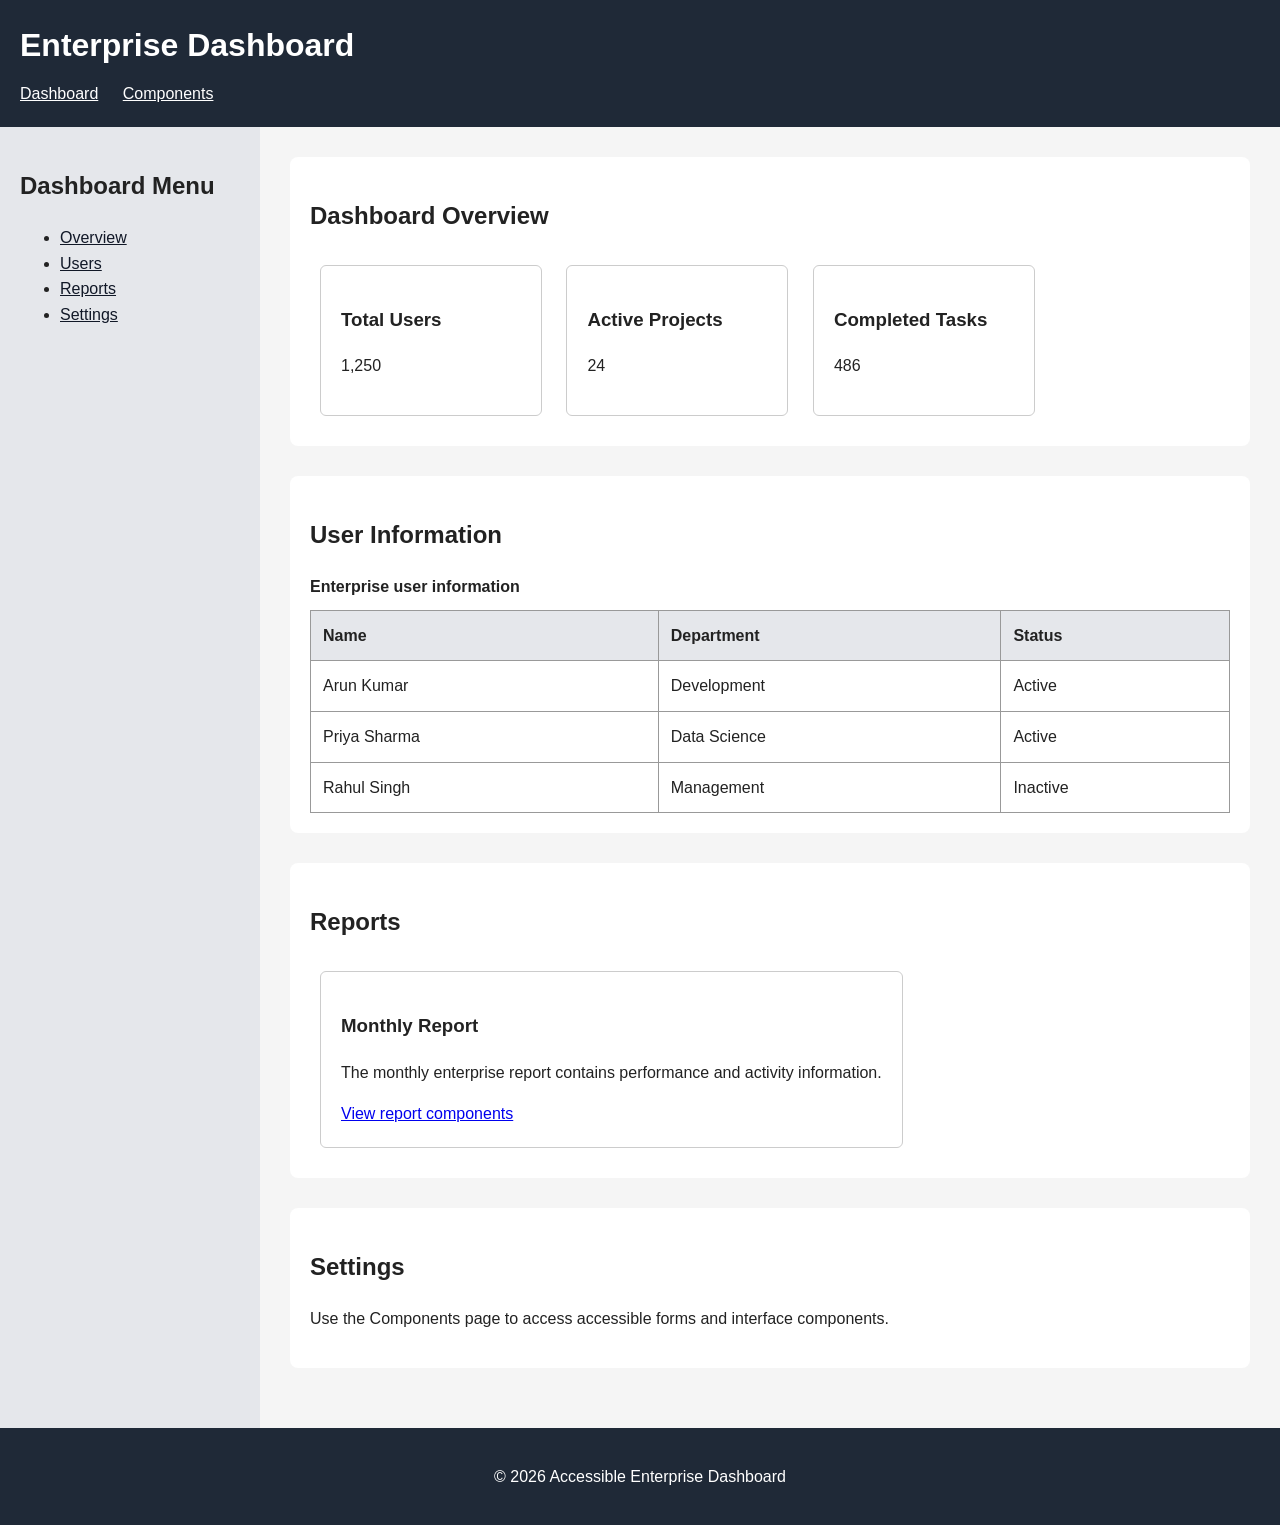
<file: index.html>
<!DOCTYPE html>
<html lang="en">
<head>
    <meta charset="UTF-8">
    <meta name="viewport" content="width=device-width, initial-scale=1.0">
    <title>Accessible Enterprise Dashboard</title>
    <link rel="stylesheet" href="styles.css">
</head>

<body>

    <header>
        <h1>Enterprise Dashboard</h1>

        <nav aria-label="Main navigation">
            <a href="index.html">Dashboard</a>
            <a href="components.html">Components</a>
        </nav>
    </header>

    <div class="layout">

        <aside aria-label="Sidebar navigation">
            <h2>Dashboard Menu</h2>

            <nav aria-label="Sidebar navigation">
                <ul>
                    <li><a href="#overview">Overview</a></li>
                    <li><a href="#users">Users</a></li>
                    <li><a href="#reports">Reports</a></li>
                    <li><a href="#settings">Settings</a></li>
                </ul>
            </nav>
        </aside>

        <main>

            <section id="overview" aria-labelledby="overview-title">
                <h2 id="overview-title">Dashboard Overview</h2>

                <article>
                    <h3>Total Users</h3>
                    <p>1,250</p>
                </article>

                <article>
                    <h3>Active Projects</h3>
                    <p>24</p>
                </article>

                <article>
                    <h3>Completed Tasks</h3>
                    <p>486</p>
                </article>
            </section>

            <section id="users" aria-labelledby="users-title">

                <h2 id="users-title">User Information</h2>

                <table>
                    <caption>Enterprise user information</caption>

                    <thead>
                        <tr>
                            <th scope="col">Name</th>
                            <th scope="col">Department</th>
                            <th scope="col">Status</th>
                        </tr>
                    </thead>

                    <tbody>
                        <tr>
                            <td>Arun Kumar</td>
                            <td>Development</td>
                            <td>Active</td>
                        </tr>

                        <tr>
                            <td>Priya Sharma</td>
                            <td>Data Science</td>
                            <td>Active</td>
                        </tr>

                        <tr>
                            <td>Rahul Singh</td>
                            <td>Management</td>
                            <td>Inactive</td>
                        </tr>
                    </tbody>
                </table>

            </section>

            <section id="reports" aria-labelledby="reports-title">

                <h2 id="reports-title">Reports</h2>

                <article>
                    <h3>Monthly Report</h3>
                    <p>
                        The monthly enterprise report contains
                        performance and activity information.
                    </p>

                    <a href="components.html">
                        View report components
                    </a>
                </article>

            </section>

            <section id="settings" aria-labelledby="settings-title">

                <h2 id="settings-title">Settings</h2>

                <p>
                    Use the Components page to access accessible
                    forms and interface components.
                </p>

            </section>

        </main>

    </div>

    <footer>
        <p>&copy; 2026 Accessible Enterprise Dashboard</p>
    </footer>

</body>
</html>
</file>
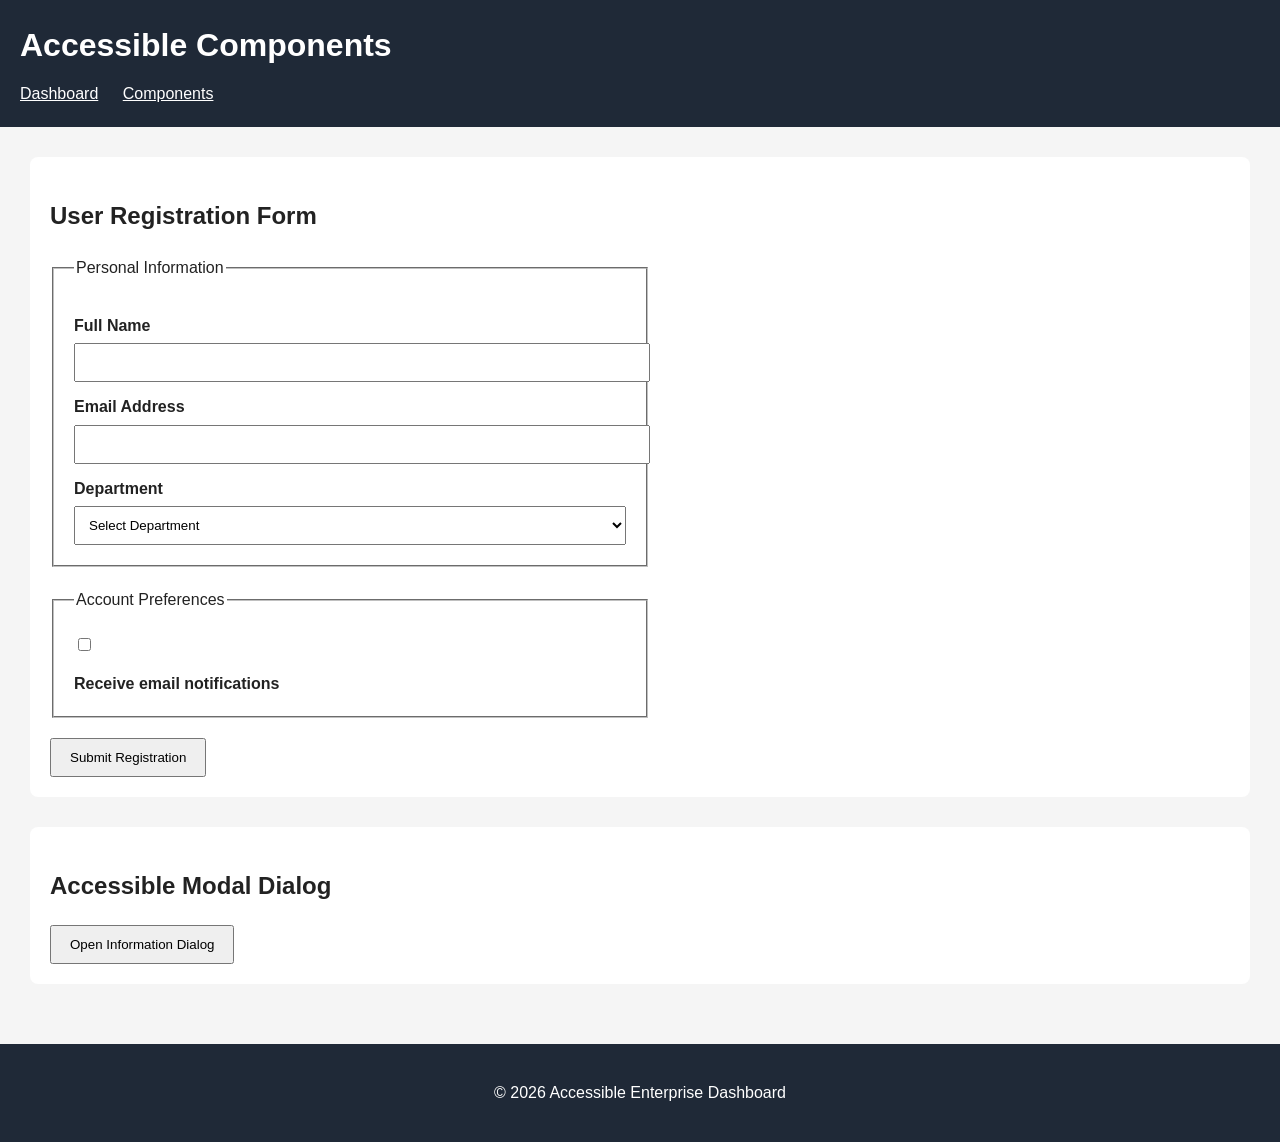
<file: components.html>
<!DOCTYPE html>
<html lang="en">
<head>
    <meta charset="UTF-8">
    <meta name="viewport" content="width=device-width, initial-scale=1.0">
    <title>Accessible Components</title>
    <link rel="stylesheet" href="styles.css">
</head>

<body>

    <header>
        <h1>Accessible Components</h1>

        <nav aria-label="Main navigation">
            <a href="index.html">Dashboard</a>
            <a href="components.html">Components</a>
        </nav>
    </header>

    <main>

        <section aria-labelledby="form-title">

            <h2 id="form-title">User Registration Form</h2>

            <form action="#" method="post">

                <fieldset>

                    <legend>Personal Information</legend>

                    <div>
                        <label for="full-name">Full Name</label>
                        <input
                            type="text"
                            id="full-name"
                            name="full-name"
                            aria-label="Full Name"
                            required
                            minlength="2"
                            autocomplete="name"
                        >
                    </div>

                    <div>
                        <label for="email">Email Address</label>
                        <input
                            type="email"
                            id="email"
                            name="email"
                            aria-label="Email Address"
                            required
                            autocomplete="email"
                        >
                    </div>

                    <div>
                        <label for="department">Department</label>

                        <select
                            id="department"
                            name="department"
                            aria-label="Department"
                            required
                        >
                            <option value="">Select Department</option>
                            <option value="development">Development</option>
                            <option value="datascience">Data Science</option>
                            <option value="management">Management</option>
                        </select>
                    </div>

                </fieldset>

                <fieldset>

                    <legend>Account Preferences</legend>

                    <div>
                        <input
                            type="checkbox"
                            id="notifications"
                            name="notifications"
                        >

                        <label for="notifications">
                            Receive email notifications
                        </label>
                    </div>

                </fieldset>

                <button type="submit">
                    Submit Registration
                </button>

            </form>

        </section>


        <section aria-labelledby="modal-title">

            <h2 id="modal-title">Accessible Modal Dialog</h2>

            <button
                type="button"
                id="open-modal"
                aria-haspopup="dialog"
            >
                Open Information Dialog
            </button>

            <dialog
                id="info-dialog"
                aria-labelledby="dialog-heading"
            >

                <h3 id="dialog-heading">
                    Dashboard Information
                </h3>

                <p>
                    This dialog demonstrates an accessible
                    HTML5 modal component.
                </p>

                <button
                    type="button"
                    id="close-modal"
                >
                    Close Dialog
                </button>

            </dialog>

        </section>

    </main>

    <footer>
        <p>&copy; 2026 Accessible Enterprise Dashboard</p>
    </footer>

    <script>
        const dialog = document.getElementById("info-dialog");
        const openButton = document.getElementById("open-modal");
        const closeButton = document.getElementById("close-modal");

        openButton.addEventListener("click", () => {
            dialog.showModal();
        });

        closeButton.addEventListener("click", () => {
            dialog.close();
        });
    </script>

</body>
</html>
</file>
<file: styles.css>
{
    box-sizing: border-box;
}

body {
    margin: 0;
    font-family: Arial, sans-serif;
    line-height: 1.6;
    background: #f5f5f5;
    color: #222;
}

header {
    padding: 20px;
    background: #1f2937;
    color: white;
}

header h1 {
    margin: 0 0 10px;
}

nav a {
    color: white;
    margin-right: 20px;
    text-decoration: underline;
}

.layout {
    display: flex;
    min-height: 70vh;
}

aside {
    width: 220px;
    padding: 20px;
    background: #e5e7eb;
}

aside a {
    color: #111827;
}

main {
    flex: 1;
    padding: 30px;
}

section {
    margin-bottom: 30px;
    padding: 20px;
    background: white;
    border-radius: 8px;
}

article {
    display: inline-block;
    margin: 10px;
    padding: 20px;
    border: 1px solid #ccc;
    border-radius: 6px;
    min-width: 180px;
}

table {
    width: 100%;
    border-collapse: collapse;
    margin-top: 15px;
}

caption {
    text-align: left;
    font-weight: bold;
    margin-bottom: 10px;
}

th,
td {
    padding: 12px;
    border: 1px solid #999;
    text-align: left;
}

th {
    background: #e5e7eb;
}

form {
    max-width: 600px;
}

fieldset {
    margin-bottom: 20px;
    padding: 20px;
}

label {
    display: block;
    margin-top: 12px;
    font-weight: bold;
}

input,
select {
    width: 100%;
    padding: 10px;
    margin-top: 5px;
}

input[type="checkbox"] {
    width: auto;
}

button {
    padding: 10px 18px;
    cursor: pointer;
}

button:focus,
a:focus,
input:focus,
select:focus {
    outline: 3px solid #ffbf47;
    outline-offset: 2px;
}

dialog {
    padding: 25px;
    border: 2px solid #333;
    border-radius: 8px;
    max-width: 500px;
}

footer {
    padding: 20px;
    text-align: center;
    background: #1f2937;
    color: white;
}
</file>
